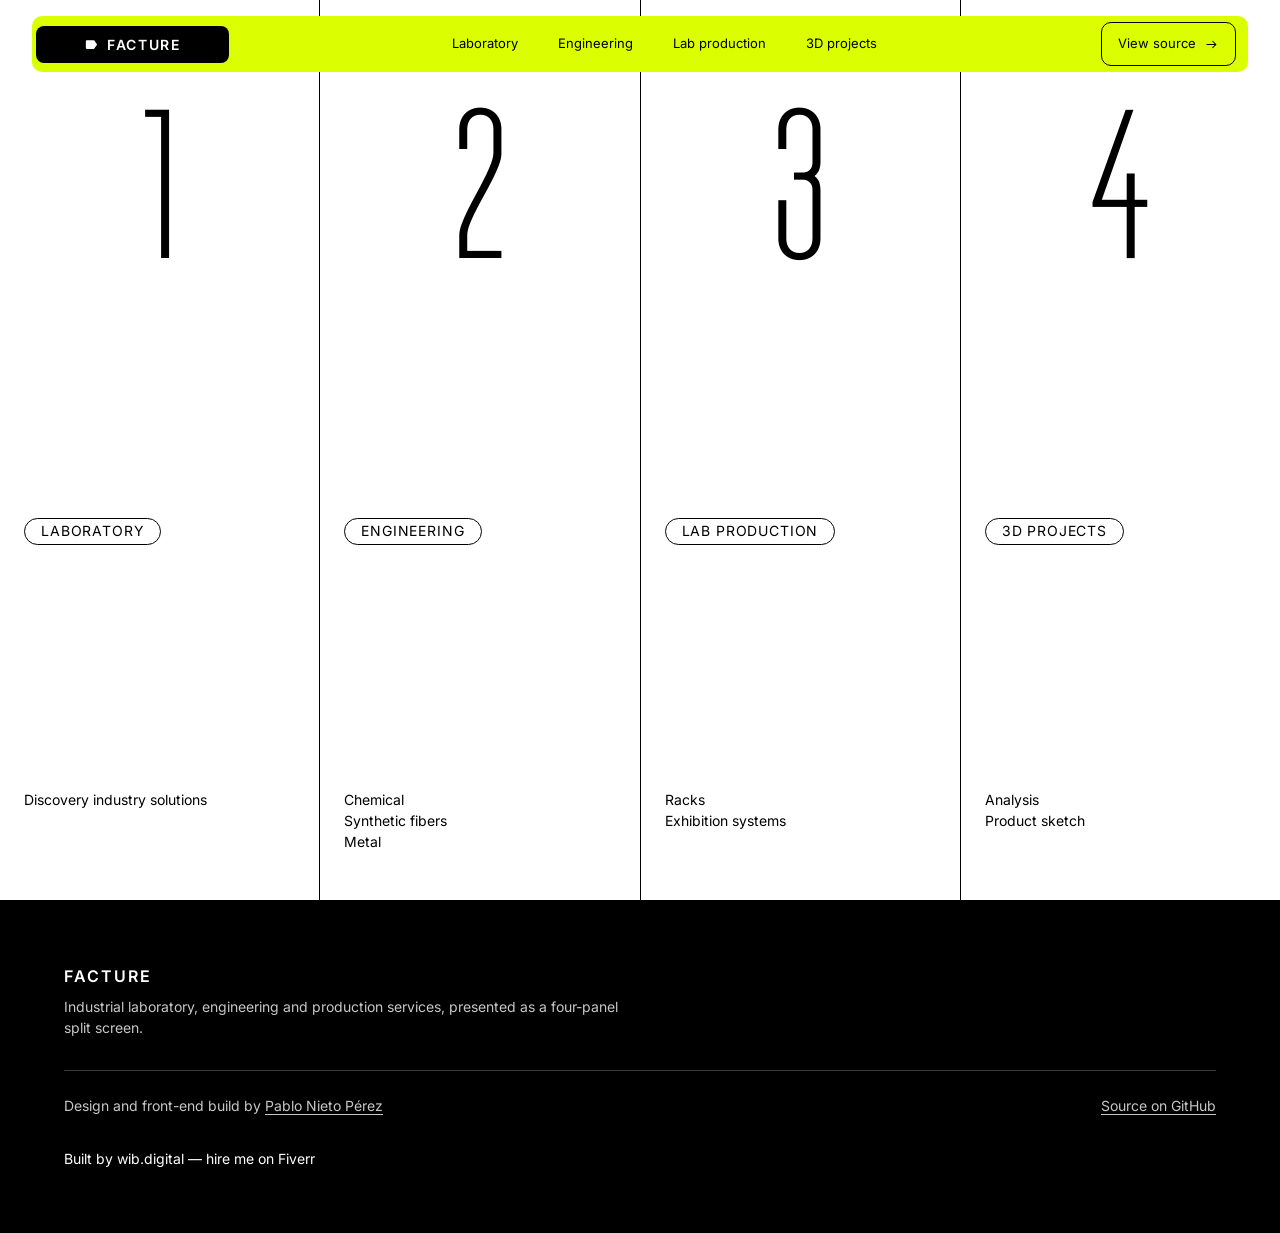
<file: index.html>
<!DOCTYPE html>
<html lang="en">
<head>
  <meta charset="utf-8">
  <meta name="viewport" content="width=device-width, initial-scale=1">
  <!-- Built by Pablo Nieto Pérez — wib.digital
       Need changes or a new build? https://www.fiverr.com/pablonietop -->
  <meta name="author" content="Pablo Nieto Pérez — wib.digital">
  <link rel="author" href="https://www.fiverr.com/pablonietop">

  <title>WIB - Facture</title>
  <link rel="icon" href="favicon.ico" sizes="any">
  <link rel="icon" type="image/svg+xml" href="favicon.svg">
  <link rel="icon" type="image/png" href="favicon-96x96.png" sizes="96x96">
  <link rel="apple-touch-icon" href="apple-touch-icon.png">
  <meta name="description" content="FACTURE brings together four industrial disciplines: laboratory discovery, chemical and metal engineering, rack and exhibition production, and 3D analysis.">
  <link rel="canonical" href="https://pablowib.github.io/Facture-Landing/">
  <meta name="theme-color" content="#dcff00">

  <meta property="og:type" content="website">
  <meta property="og:site_name" content="FACTURE">
  <meta property="og:title" content="FACTURE — Laboratory, Engineering and Production Services">
  <meta property="og:description" content="FACTURE brings together four industrial disciplines: laboratory discovery, chemical and metal engineering, rack and exhibition production, and 3D analysis.">
  <meta property="og:url" content="https://pablowib.github.io/Facture-Landing/">
  <meta property="og:image" content="https://pablowib.github.io/Facture-Landing/assets/img/logo/project-icon.png">
  <meta property="og:image:alt" content="Project mark: the digits 1, 2, 3 and 4 interlocked inside a dark circular outline.">

  <link rel="preconnect" href="https://fonts.googleapis.com">
  <link rel="preconnect" href="https://fonts.gstatic.com" crossorigin>
  <link rel="stylesheet" href="https://fonts.googleapis.com/css2?family=Inter:wght@400;600&family=Tulpen+One&display=swap">

  <link rel="stylesheet" href="assets/css/base.css">
  <link rel="stylesheet" href="assets/css/layout.css">
  <link rel="stylesheet" href="assets/css/components.css">

  <script src="assets/js/main.js" defer></script>
  <script type="application/ld+json">
  {
    "@context": "https://schema.org",
    "@type": "Person",
    "name": "Pablo Nieto Pérez",
    "url": "https://wib.digital",
    "jobTitle": "Web Designer and Developer",
    "sameAs": [
      "https://www.fiverr.com/pablonietop",
      "https://www.linkedin.com/in/pablo-nieto-perez-39a530292"
    ]
  }
  </script>
</head>
<body>
  <a class="skip-link" href="#services">Skip to services</a>

  <header class="site-header">
    <p class="brand">
      <svg class="brand__mark" viewBox="0 -960 960 960" fill="currentColor" aria-hidden="true">
        <path d="M840-480 671-241q-13 18-31 29.5T600-200H180q-25 0-42.5-17.5T120-260v-440q0-25 17.5-42.5T180-760h420q22 0 40 11.5t31 29.5l169 239Z"></path>
      </svg>
      <span class="brand__name">FACTURE</span>
    </p>

    <nav class="site-nav" aria-label="Services">
      <ul>
        <li><a class="nav-link" href="#laboratory">Laboratory</a></li>
        <li><a class="nav-link" href="#engineering">Engineering</a></li>
        <li><a class="nav-link" href="#production">Lab production</a></li>
        <li><a class="nav-link" href="#projects">3D projects</a></li>
      </ul>
    </nav>

    <div class="site-header__end">
      <a class="button site-header__cta" href="https://github.com/pabloWIB/Facture-Landing">
        View source
        <svg class="button__icon" viewBox="0 -960 960 960" fill="currentColor" aria-hidden="true">
          <path d="m561-242-43-42 168-168H160v-60h526L517-681l43-42 241 241-240 240Z"></path>
        </svg>
      </a>

      <button class="menu-toggle" type="button" aria-expanded="false" aria-controls="mobile-menu" aria-label="Open menu">
        <svg class="menu-toggle__icon menu-toggle__icon--open" viewBox="0 -960 960 960" fill="currentColor" aria-hidden="true">
          <path d="M120-240v-60h720v60H120Zm0-210v-60h720v60H120Zm0-210v-60h720v60H120Z"></path>
        </svg>
        <svg class="menu-toggle__icon menu-toggle__icon--close" viewBox="0 -960 960 960" fill="currentColor" aria-hidden="true">
          <path d="M120-240v-60h520v60H120Zm678-52L609-481l188-188 43 43-145 145 146 146-43 43ZM120-452v-60h400v60H120Zm0-208v-60h520v60H120Z"></path>
        </svg>
      </button>
    </div>
  </header>

  <nav class="mobile-menu" id="mobile-menu" aria-label="Services, mobile">
    <ul>
      <li><a class="mobile-menu__link" href="#laboratory">Laboratory</a></li>
      <li><a class="mobile-menu__link" href="#engineering">Engineering</a></li>
      <li><a class="mobile-menu__link" href="#production">Lab production</a></li>
      <li><a class="mobile-menu__link" href="#projects">3D projects</a></li>
      <li><a class="mobile-menu__link" href="https://github.com/pabloWIB/Facture-Landing">View source</a></li>
    </ul>
  </nav>

  <main>
    <h1 class="visually-hidden">FACTURE — industrial laboratory, engineering and production services</h1>

    <section class="services" id="services" aria-label="Services">
      <article class="panel panel--laboratory" id="laboratory">
        <span class="panel__media" aria-hidden="true"></span>
        <span class="panel__number" aria-hidden="true">1</span>
        <h2 class="panel__category">Laboratory</h2>
        <ul class="panel__detail">
          <li>Discovery industry solutions</li>
        </ul>
      </article>

      <article class="panel panel--engineering" id="engineering">
        <span class="panel__media" aria-hidden="true"></span>
        <span class="panel__number" aria-hidden="true">2</span>
        <h2 class="panel__category">Engineering</h2>
        <ul class="panel__detail">
          <li>Chemical</li>
          <li>Synthetic fibers</li>
          <li>Metal</li>
        </ul>
      </article>

      <article class="panel panel--production" id="production">
        <span class="panel__media" aria-hidden="true"></span>
        <span class="panel__number" aria-hidden="true">3</span>
        <h2 class="panel__category">Lab production</h2>
        <ul class="panel__detail">
          <li>Racks</li>
          <li>Exhibition systems</li>
        </ul>
      </article>

      <article class="panel panel--projects" id="projects">
        <span class="panel__media" aria-hidden="true"></span>
        <span class="panel__number" aria-hidden="true">4</span>
        <h2 class="panel__category">3D projects</h2>
        <ul class="panel__detail">
          <li>Analysis</li>
          <li>Product sketch</li>
        </ul>
      </article>
    </section>
  </main>

  <footer class="site-footer">
    <div class="site-footer__intro">
      <p class="site-footer__brand">FACTURE</p>
      <p class="text-muted">Industrial laboratory, engineering and production services, presented as a four-panel split screen.</p>
    </div>

    <div class="site-footer__meta">
      <p class="text-muted">Design and front-end build by <a class="link-inline" href="https://wib.digital">Pablo Nieto Pérez</a></p>
      <p class="text-muted"><a class="link-inline" href="https://github.com/pabloWIB/Facture-Landing">Source on GitHub</a></p>
    </div>
    <p class="site-credit">
      Built by <a href="https://wib.digital" rel="noopener">wib.digital</a> —
      <a href="https://www.fiverr.com/pablonietop" rel="noopener">hire me on Fiverr</a>
    </p>
  </footer>
</body>
</html>
</file>
<file: assets/css/base.css>
/* ==========================================================================
   base.css — design tokens, reset, base typography
   ========================================================================== */

/* --- Variables ---------------------------------------------------------- */

:root {
  /* Colour — derived from the existing identity: acid yellow on black/white */
  --color-bg: #ffffff;
  --color-ink: #000000;
  --color-ink-soft: #4a4a4a;
  --color-inverse: #ffffff;
  --color-accent: #dcff00;
  --color-scrim: rgba(0, 0, 0, 0.55);

  /* Focus ring colour, redefined per context so it always contrasts */
  --color-focus: var(--color-ink);

  /* Spacing scale */
  --space-1: 4px;
  --space-2: 8px;
  --space-3: 16px;
  --space-4: 24px;
  --space-5: 32px;
  --space-6: 48px;
  --space-7: 64px;
  --space-8: 96px;

  /* Typography */
  --font-ui: "Inter", system-ui, -apple-system, "Segoe UI", sans-serif;
  --font-display: "Tulpen One", var(--font-ui);

  --text-sm: 0.8125rem;   /* 13px */
  --text-base: 0.875rem;  /* 14px */
  --text-md: 1rem;        /* 16px */
  --text-lg: 1.25rem;     /* 20px */

  --tracking-wide: 0.06em;
  --tracking-wider: 0.12em;

  /* Borders and radii */
  --hairline: 1px;
  --radius-sm: 8px;
  --radius-md: 10px;
  --radius-pill: 999px;

  /* Motion */
  --transition-fast: 150ms ease;
  --transition: 200ms ease;
  --transition-slow: 250ms ease;

  /* Layout */
  --header-height: 64px;
  --measure: 65ch;
}

/* --- Reset -------------------------------------------------------------- */

*,
*::before,
*::after {
  box-sizing: border-box;
}

* {
  margin: 0;
}

html {
  -webkit-text-size-adjust: 100%;
  scroll-behavior: smooth;
}

body {
  min-height: 100svh;
  background: var(--color-bg);
  color: var(--color-ink);
  font-family: var(--font-ui);
  font-size: var(--text-base);
  line-height: 1.5;
  -webkit-font-smoothing: antialiased;
}

img,
svg {
  display: block;
  max-width: 100%;
}

button {
  font: inherit;
  color: inherit;
  background: none;
  border: 0;
  padding: 0;
  cursor: pointer;
}

a {
  color: inherit;
  text-decoration: none;
}

ul {
  list-style: none;
  padding: 0;
}

h1,
h2,
h3 {
  font-size: inherit;
  font-weight: inherit;
  line-height: 1.2;
}

p {
  text-wrap: pretty;
}

/* --- Base --------------------------------------------------------------- */

::selection {
  background: var(--color-accent);
  color: var(--color-ink);
}

:focus-visible {
  outline: 3px solid var(--color-focus);
  outline-offset: 3px;
  border-radius: var(--radius-sm);
}

@media (prefers-reduced-motion: reduce) {
  html {
    scroll-behavior: auto;
  }

  *,
  *::before,
  *::after {
    transition-duration: 0.01ms !important;
    animation-duration: 0.01ms !important;
  }
}
</file>
<file: assets/css/layout.css>
/* ==========================================================================
   layout.css — page frame: header, services grid, footer
   ========================================================================== */

/* --- Site header -------------------------------------------------------- */

.site-header {
  position: fixed;
  /* Above .mobile-menu so the toggle stays reachable while the overlay is up */
  z-index: 40;
  top: var(--space-3);
  left: 50%;
  transform: translateX(-50%);
  width: min(95%, 1600px);
  min-height: var(--header-height);
  display: flex;
  align-items: center;
  justify-content: space-between;
  gap: var(--space-3);
  padding: var(--space-1);
  background: var(--color-accent);
  border-radius: var(--radius-md);
  /* Black reads best against the yellow bar */
  --color-focus: var(--color-ink);
}

.site-header__end {
  display: flex;
  align-items: center;
  gap: var(--space-2);
  padding-right: var(--space-2);
}

/* Desktop navigation is hidden until there is room for it */
.site-nav {
  display: none;
}

/* --- Services grid ------------------------------------------------------ */

.services {
  display: grid;
  grid-template-columns: 1fr;
  /* The 1px gap over a black ground draws the dividers between panels */
  gap: var(--hairline);
  background: var(--color-ink);
}

.panel {
  position: relative;
  isolation: isolate;
  overflow: hidden;
  display: flex;
  flex-direction: column;
  justify-content: space-between;
  gap: var(--space-6);
  min-height: 60svh;
  padding: calc(var(--header-height) + var(--space-7)) var(--space-5) var(--space-6);
  background: var(--color-bg);
  scroll-margin-top: calc(var(--header-height) + var(--space-4));
}

/* --- Error page --------------------------------------------------------- */

.error-page {
  display: flex;
  flex-direction: column;
  align-items: flex-start;
  gap: var(--space-4);
  min-height: 100svh;
  padding: calc(var(--header-height) + var(--space-8)) var(--space-5) var(--space-8);
}

.error-page__code {
  font-family: var(--font-display);
  font-size: clamp(8rem, 28vw, 20rem);
  line-height: 0.78;
}

.error-page__title {
  font-size: var(--text-lg);
  font-weight: 600;
}

.error-page__text {
  max-width: var(--measure);
  color: var(--color-ink-soft);
}

/* --- Footer ------------------------------------------------------------- */

.site-footer {
  display: flex;
  flex-direction: column;
  gap: var(--space-5);
  padding: var(--space-7) var(--space-5);
  background: var(--color-ink);
  color: var(--color-inverse);
  --color-focus: var(--color-accent);
}

.site-footer__intro {
  max-width: var(--measure);
  display: flex;
  flex-direction: column;
  gap: var(--space-2);
}

.site-footer__meta {
  display: flex;
  flex-wrap: wrap;
  gap: var(--space-2) var(--space-5);
  padding-top: var(--space-4);
  border-top: var(--hairline) solid rgba(255, 255, 255, 0.24);
}

/* --- Breakpoints -------------------------------------------------------- */

@media (min-width: 480px) {
  .panel,
  .error-page {
    padding-inline: var(--space-6);
  }
}

@media (min-width: 768px) {
  .services {
    grid-template-columns: repeat(2, 1fr);
  }

  .panel {
    min-height: 70svh;
  }

  .site-footer {
    padding-inline: var(--space-7);
  }

  .site-footer__meta {
    justify-content: space-between;
  }
}

@media (min-width: 1024px) {
  :root {
    --header-height: 56px;
  }

  .site-nav {
    display: block;
  }

  .services {
    grid-template-columns: repeat(4, 1fr);
  }

  .panel {
    min-height: 100svh;
    padding: calc(var(--header-height) + var(--space-6)) var(--space-4) var(--space-6);
  }
}

@media (min-width: 1440px) {
  .panel {
    padding-inline: var(--space-5);
  }

  .site-footer {
    padding-inline: var(--space-8);
  }
}
</file>
<file: assets/css/components.css>
/* ==========================================================================
   components.css — brand, navigation, buttons, panels, mobile menu, utilities
   ========================================================================== */

/* --- Brand -------------------------------------------------------------- */

.brand {
  display: flex;
  align-items: center;
  gap: var(--space-2);
  padding: var(--space-3) var(--space-5);
  background: var(--color-ink);
  color: var(--color-inverse);
  border-radius: var(--radius-sm);
}

.brand__mark {
  width: 15px;
  flex: none;
}

.brand__name {
  font-size: var(--text-base);
  font-weight: 600;
  letter-spacing: var(--tracking-wider);
}

/* --- Navigation --------------------------------------------------------- */

.site-nav ul {
  display: flex;
  align-items: center;
  gap: var(--space-5);
}

.nav-link {
  display: inline-block;
  padding: var(--space-2) var(--space-1);
  font-size: var(--text-sm);
  transition: opacity var(--transition-fast);
}

.nav-link:hover {
  opacity: 0.6;
}

.nav-link:active {
  opacity: 0.4;
}

/* --- Buttons ------------------------------------------------------------ */

.button {
  display: inline-flex;
  align-items: center;
  justify-content: center;
  gap: var(--space-2);
  min-height: 44px;
  padding: var(--space-2) var(--space-3);
  border: var(--hairline) solid var(--color-ink);
  border-radius: var(--radius-md);
  font-size: var(--text-sm);
  white-space: nowrap;
  transition: background-color var(--transition), color var(--transition);
}

.button:hover {
  background: var(--color-ink);
  color: var(--color-accent);
}

.button:active {
  background: var(--color-ink-soft);
  color: var(--color-accent);
}

.button__icon {
  width: 15px;
  flex: none;
}

/* Below the desktop breakpoint this link lives in the overlay instead */
.site-header__cta {
  display: none;
}

/* --- Menu toggle -------------------------------------------------------- */

.menu-toggle {
  display: flex;
  align-items: center;
  justify-content: center;
  width: 44px;
  height: 44px;
  flex: none;
  transition: opacity var(--transition-fast);
}

.menu-toggle:hover {
  opacity: 0.6;
}

.menu-toggle:active {
  opacity: 0.4;
}

.menu-toggle__icon {
  width: 26px;
}

.menu-toggle__icon--close {
  display: none;
}

.menu-toggle[aria-expanded="true"] .menu-toggle__icon--open {
  display: none;
}

.menu-toggle[aria-expanded="true"] .menu-toggle__icon--close {
  display: block;
}

/* --- Mobile menu -------------------------------------------------------- */

.mobile-menu {
  position: fixed;
  inset: 0;
  z-index: 30;
  display: flex;
  flex-direction: column;
  align-items: center;
  justify-content: center;
  gap: var(--space-4);
  background-color: var(--color-ink);
  background-image: linear-gradient(var(--color-scrim), var(--color-scrim)),
    url("../img/content/menu-background.webp");
  background-size: cover;
  background-position: center;
  color: var(--color-inverse);
  visibility: hidden;
  opacity: 0;
  transition: opacity var(--transition), visibility var(--transition);
  --color-focus: var(--color-accent);
}

.mobile-menu.is-open {
  visibility: visible;
  opacity: 1;
}

.mobile-menu ul {
  display: flex;
  flex-direction: column;
  align-items: center;
  gap: var(--space-2);
}

.mobile-menu__link {
  display: block;
  padding: var(--space-3) var(--space-4);
  font-size: var(--text-lg);
  font-weight: 600;
  transition: color var(--transition-fast);
}

.mobile-menu__link:hover {
  color: var(--color-accent);
}

.mobile-menu__link:active {
  opacity: 0.6;
}

/* When the menu is open the yellow bar gets out of the way */
.site-header.is-menu-open {
  background: none;
  color: var(--color-inverse);
  --color-focus: var(--color-accent);
}

.site-header.is-menu-open .brand {
  visibility: hidden;
}

/* --- Panels ------------------------------------------------------------- */

.panel__media {
  position: absolute;
  inset: 0;
  z-index: -1;
  background-size: cover;
  background-position: center;
  opacity: 0;
  transition: opacity var(--transition-slow);
}

/* Scrim guarantees text contrast whatever the photograph is doing.
   0.55 at the top keeps white above 4.5:1 even over a pure white pixel. */
.panel__media::after {
  content: "";
  position: absolute;
  inset: 0;
  background: linear-gradient(rgba(0, 0, 0, 0.55), rgba(0, 0, 0, 0.75));
}

.panel--laboratory .panel__media {
  background-image: url("../img/content/laboratory.webp");
}

.panel--engineering .panel__media {
  background-image: url("../img/content/engineering.webp");
}

.panel--production .panel__media {
  background-image: url("../img/content/lab-production.webp");
}

.panel--projects .panel__media {
  background-image: url("../img/content/3d-projects.webp");
}

.panel:hover .panel__media,
.panel:target .panel__media {
  opacity: 1;
}

.panel:hover,
.panel:target {
  color: var(--color-inverse);
  --color-focus: var(--color-accent);
}

.panel__number {
  font-family: var(--font-display);
  font-size: clamp(7rem, 30vw, 12rem);
  line-height: 0.78;
  text-align: center;
  transition: color var(--transition-slow);
}

.panel__category {
  align-self: start;
  padding: var(--space-1) var(--space-3);
  border: var(--hairline) solid currentColor;
  border-radius: var(--radius-pill);
  font-size: var(--text-base);
  letter-spacing: var(--tracking-wide);
  text-transform: uppercase;
  transition: color var(--transition-slow), border-color var(--transition-slow);
}

.panel__detail {
  max-width: var(--measure);
  /* Reserve the tallest list (three items) so every category pill lines up */
  min-height: calc(1.5em * 3);
  font-size: var(--text-base);
  transition: color var(--transition-slow);
}

/* --- Utilities ---------------------------------------------------------- */

.visually-hidden {
  position: absolute;
  width: 1px;
  height: 1px;
  margin: -1px;
  padding: 0;
  overflow: hidden;
  clip-path: inset(50%);
  white-space: nowrap;
}

.skip-link {
  position: fixed;
  z-index: 50;
  top: var(--space-3);
  left: var(--space-3);
  padding: var(--space-2) var(--space-3);
  background: var(--color-ink);
  color: var(--color-accent);
  border-radius: var(--radius-sm);
  transform: translateY(-200%);
  transition: transform var(--transition);
}

.skip-link:focus-visible {
  transform: translateY(0);
}

.site-footer__brand {
  font-size: var(--text-md);
  font-weight: 600;
  letter-spacing: var(--tracking-wider);
}

.text-muted {
  color: rgba(255, 255, 255, 0.78);
}

.link-inline {
  text-decoration: underline;
  text-underline-offset: 3px;
  transition: color var(--transition-fast);
}

.link-inline:hover {
  color: var(--color-accent);
}

.link-inline:active {
  opacity: 0.6;
}

/* --- Breakpoints -------------------------------------------------------- */

@media (min-width: 768px) {
  .panel__number {
    font-size: clamp(9rem, 22vw, 16rem);
  }
}

@media (min-width: 1024px) {
  .menu-toggle {
    display: none;
  }

  .site-header__cta {
    display: inline-flex;
  }

  .brand {
    padding: var(--space-2) var(--space-6);
  }

  .panel__number {
    font-size: clamp(9rem, 17vw, 20rem);
  }
}
</file>
